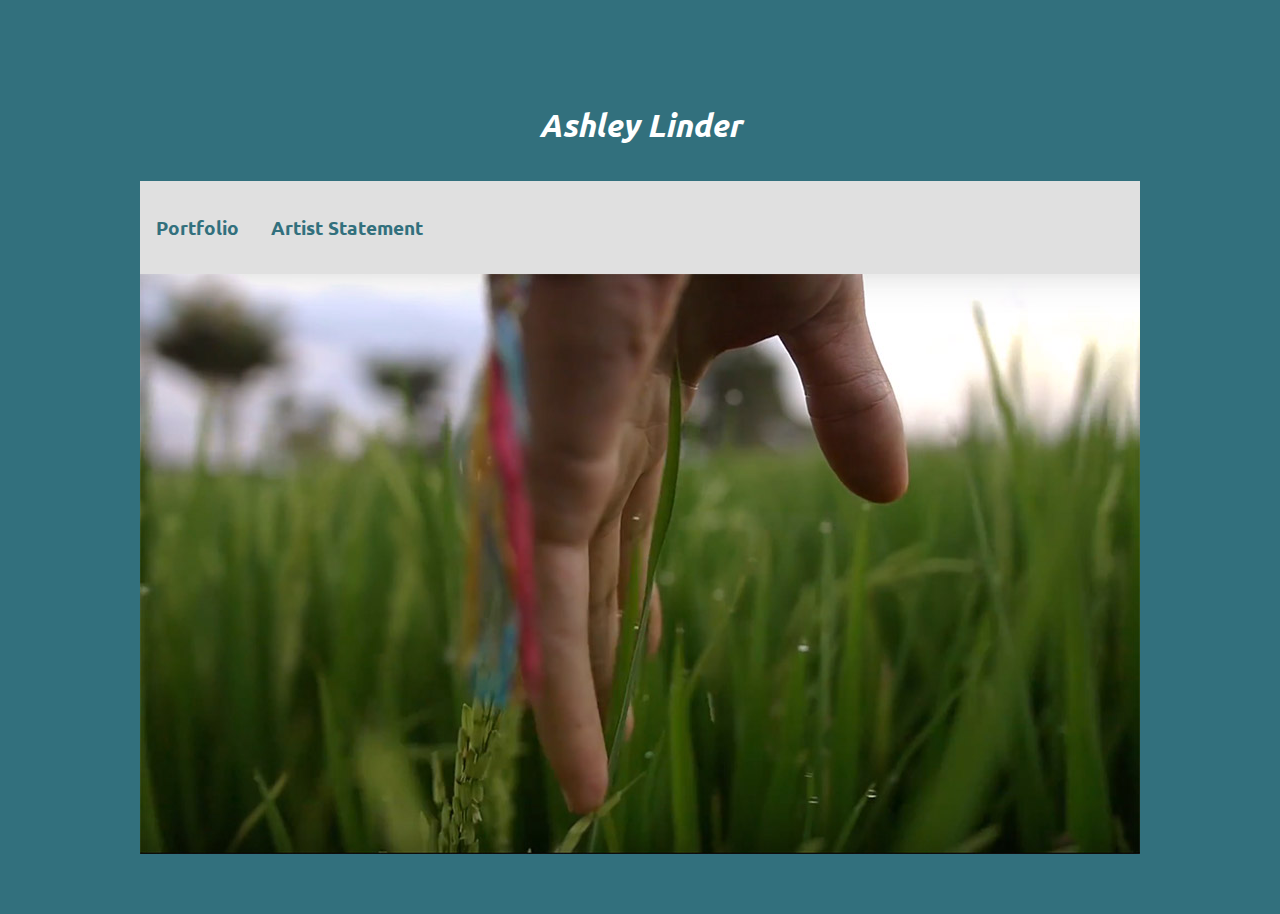
<file: index.html>
<!DOCTYPE html>
<html>

<head>
  <style>
  </style>
  <meta charset="utf-8">
  <title>(ashley m linder)</title>
  <link rel="stylesheet" type="text/css" href="main.css">
</head>

<body>
  <header>
    <a href="index.html">
      <h1><i>Ashley Linder</i></h1>
    </a>
    <div class="header">
  <ul>
    <li><h3><a href="portfolio.html">Portfolio</a></h3></li>
    <li><h3><a href="statement.html">Artist Statement</a></h3></li>  </ul>
</div>
  </header>
  <img src="images/transmissions.jpg">

</body>

</html>
</file>
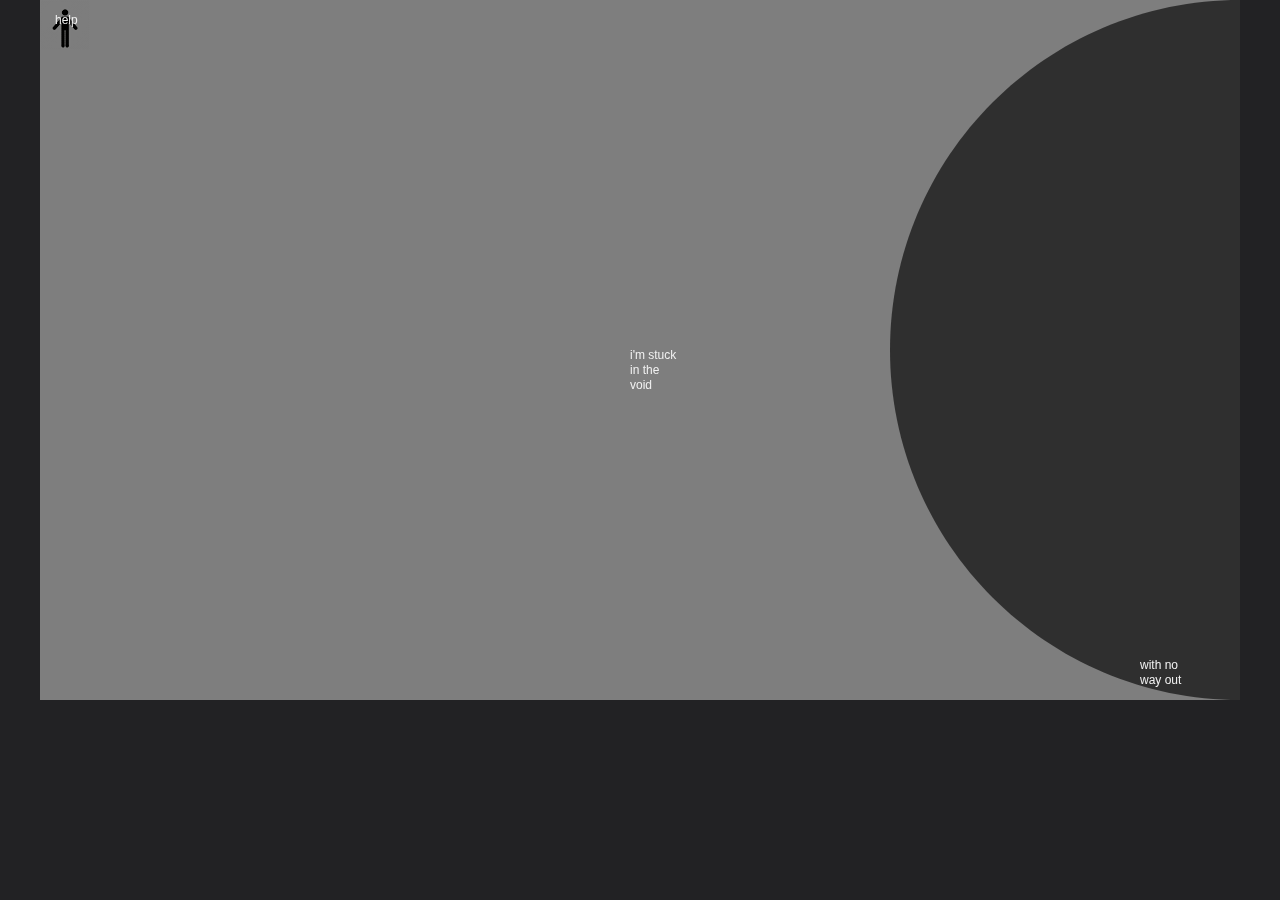
<file: CodeArt/index.html>
<!DOCTYPE html><html><head>
    <script src="p5.min.js"></script>
    <script src="p5.dom.min.js"></script>
    <script src="p5.sound.min.js"></script>
    <link rel="stylesheet" type="text/css" href="style.css">
    <meta charset="utf-8">

  </head>
  <body>
    <script src="sketch.js"></script>
  

</body></html>
</file>
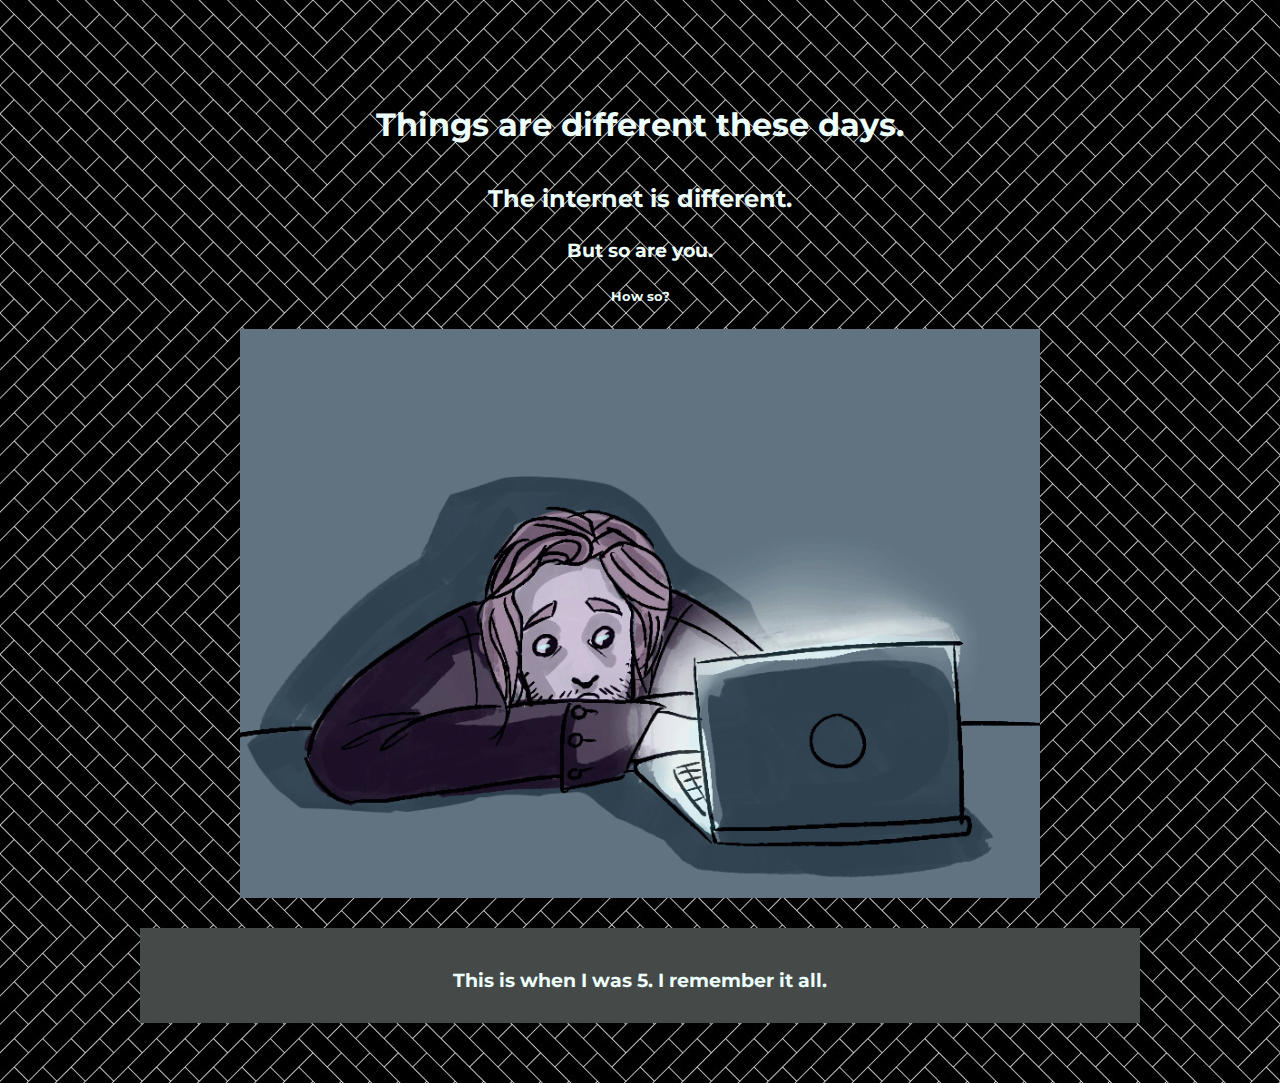
<file: MemoryArt/index.html>
<!DOCTYPE html>
<html>

<head>
  <style>
  </style>
  <meta charset="utf-8">
  <title>(these are your memories)</title>
  <link rel="stylesheet" type="text/css" href="main.css">
</head>

<body background="images/background.jpg">
  <header>
      <h1>Things are different these days.</h1>
      <h2> The internet is different. </h2>
      <h3> But so are you.</h3>
      <h5> How so?</h5>
      <img src="images/computer.gif" width="800">
      <div class="portfolio-item">
    <h3><a href="wheniwas5.html">This is when I was 5. I remember it all.</a> </h3>
  </div>
  </header>
</body>

</html>
</file>
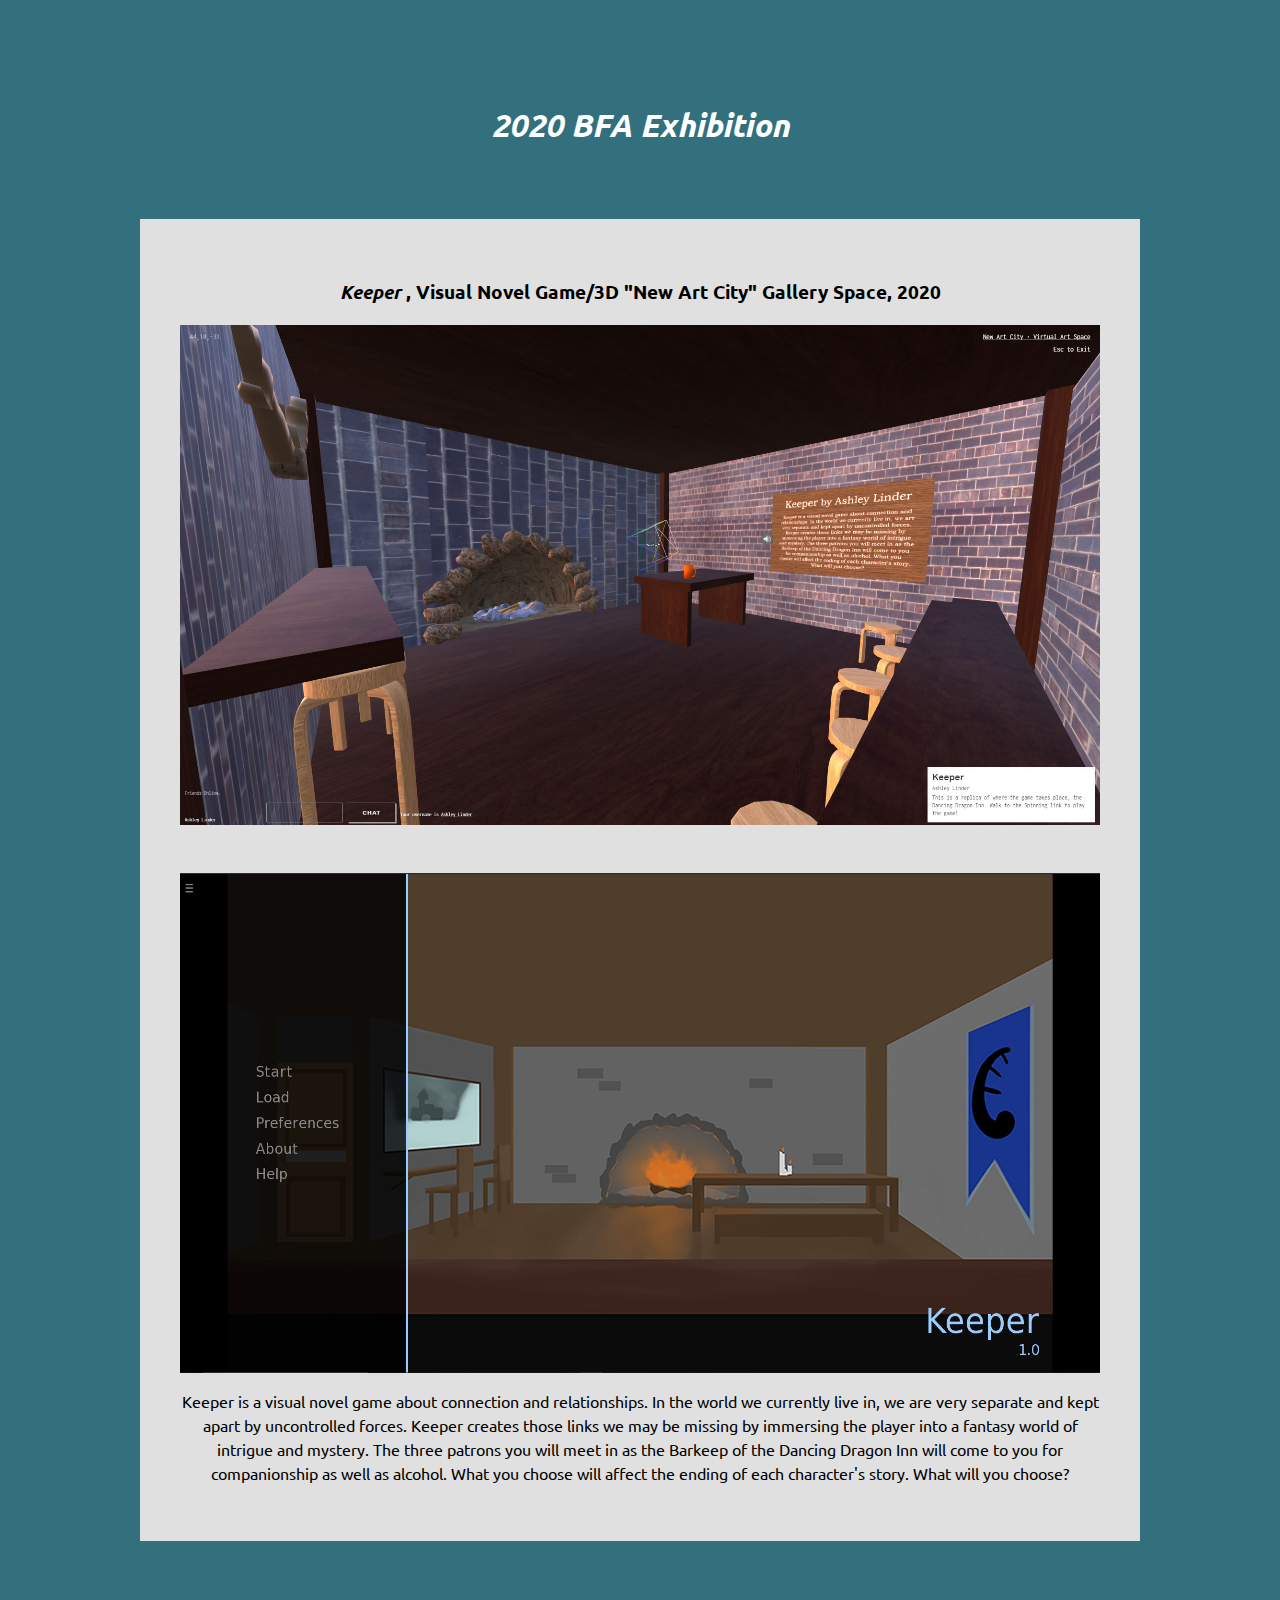
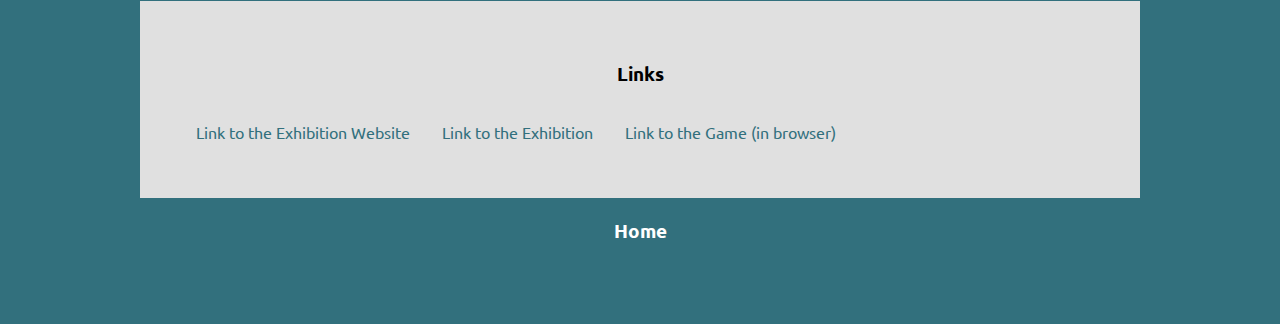
<file: bfa.html>
<!DOCTYPE html>
<html>

<head>
  <style>
  </style>
  <meta charset="utf-8">
  <title>(ashley m linder)</title>
  <link rel="stylesheet" type="text/css" href="main.css">
</head>

<body>
  <header>
    <h1><i>2020 BFA Exhibition</i></a></h1>
    <div class="portfolio-item">
      <h3><i> Keeper </i>, Visual Novel Game/3D "New Art City" Gallery Space, 2020 </h3>
      <img src="images/keeperRoom.jpg" width="920" height="500">
      <br></br>
      <img src="images/keepergame.jpg" width="920" height="500">

      <p>Keeper is a visual novel game about connection and relationships. In the world we currently live in, we are very separate and kept apart by uncontrolled forces.
       Keeper creates those links we may be missing by immersing the player into a fantasy world of intrigue and mystery. The three patrons you will meet in as the Barkeep
       of the Dancing Dragon Inn will come to you for companionship as well as alcohol. What you choose will affect the ending of each character's story. What will you choose? </p>
    </div>
    <div class="portfolio-item">
      <h3> Links </h3>
  <ul>
      <li><a href="https://dreamscape.cadre.sjsu.edu/">Link to the Exhibition Website</a></li>
      <li><a href="https://newart.city/show/sjsu-bfa">Link to the Exhibition</a></li>
      <li><a href="https://youseemeashie.itch.io/keepergame">Link to the Game (in browser) </a></li>

</ul>


    </div>
    <a href="index.html">
      <h3>Home</h3>
    </a>
  </header>
</body>

</html>
</file>
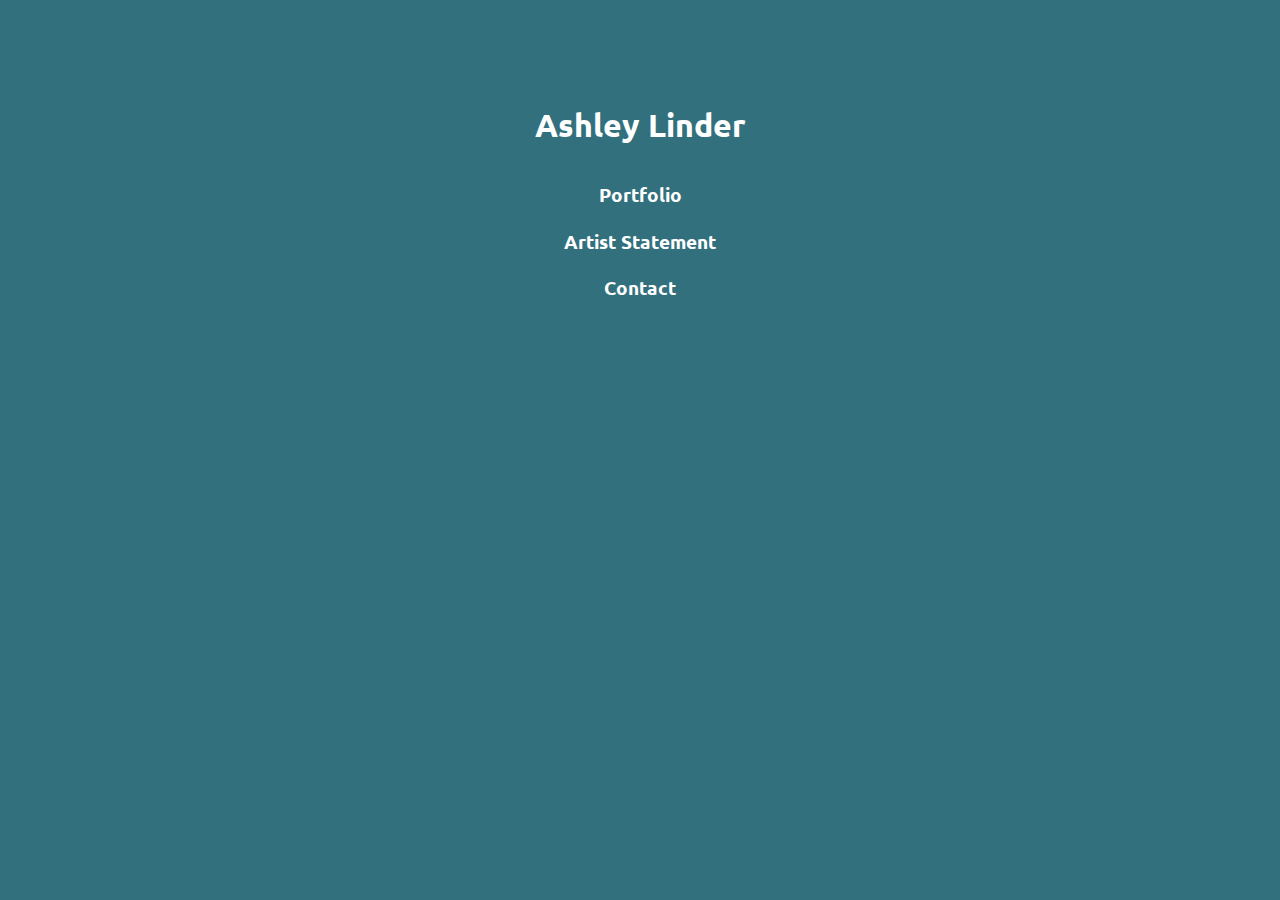
<file: contact.html>
<!DOCTYPE html>
<html>

  <head>
    <meta charset="utf-8">
    <title>(ashley m linder)</title>
    <link rel="stylesheet" type="text/css" href="main.css">
  </head>
  <body>
    <header>
      <a href="index.html"><h1>Ashley Linder</h1></a>
      <h3><a href="portfolio.html">Portfolio</a></h3>
      <h3><a href="statement.html">Artist Statement</a></h3>
      <h3><a href="contact.html">Contact</a></h3>
    </header>
  </body>

</html>
</file>
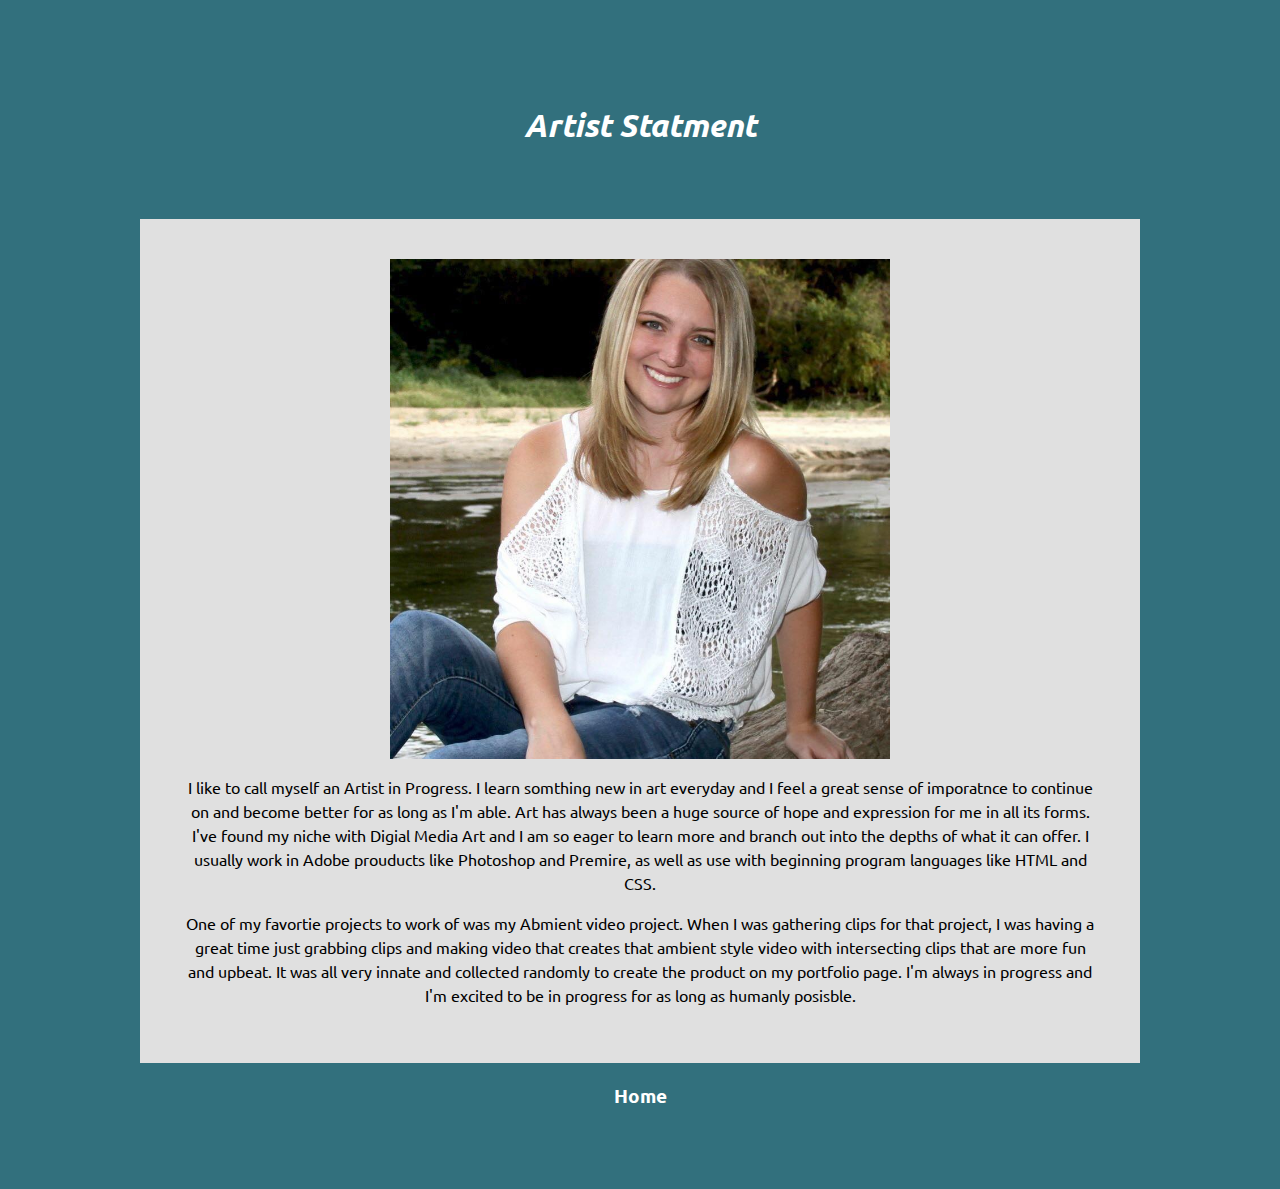
<file: statement.html>
<!DOCTYPE html>
<html>

  <head>
    <style>
    </style>
    <meta charset="utf-8">
    <title>(ashley m linder)</title>
    <link rel="stylesheet" type="text/css" href="main.css">
  </head>
  <body>
    <header>
      <h1><i>Artist Statment</i></a></h1>
      <div class="portfolio-item">
        <img src="images/Me.jpg" width="500" height="500">
        <p> I like to call myself an Artist in Progress. I learn somthing new in art everyday and I feel a great sense of imporatnce to continue
          on and become better for as long as I'm able. Art has always been a huge source of hope and expression for me in all its forms. I've found
          my niche with Digial Media Art and I am so eager to learn more and branch out into the depths of what it can offer. I usually work in Adobe
          prouducts like Photoshop and Premire, as well as use with beginning program languages like HTML and CSS. </p>
          <p> One of my favortie projects to work of was my Abmient video project. When I was gathering clips for that project, I was having a great time
            just grabbing clips and making video that creates that ambient style video with intersecting clips that are more fun and upbeat. It was all very
            innate and collected randomly to create the product on my portfolio page. I'm always in progress and I'm
            excited to be in progress for as long as humanly posisble. </p>
        </div>
        <a href="index.html"><h3>Home</h3></a>
    </header>
  </body>

</html>
</file>
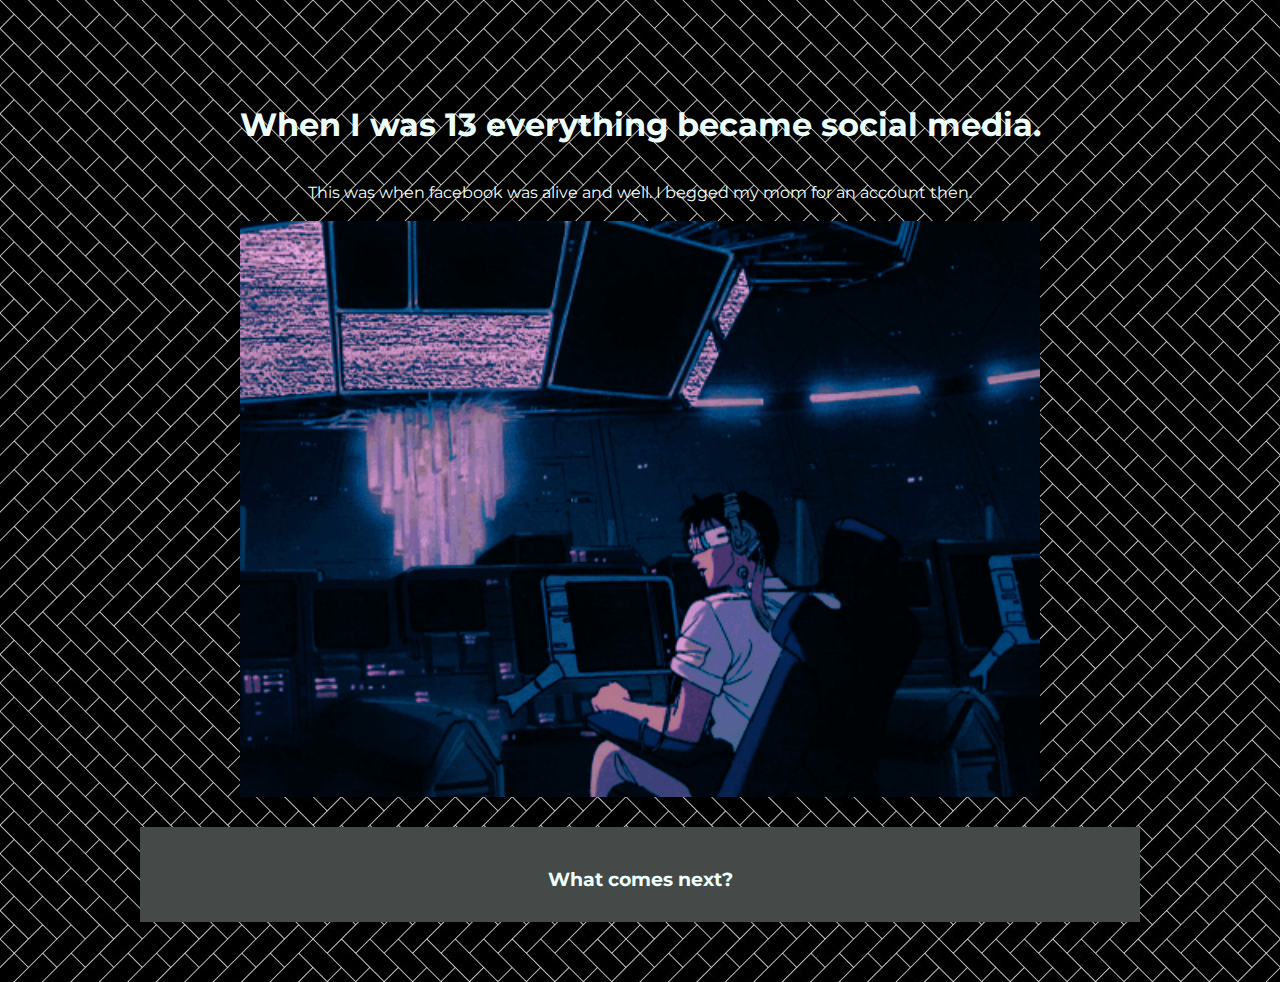
<file: MemoryArt/wheniwas13.html>
<!DOCTYPE html>
<html>

<head>
  <style>
  </style>
  <meta charset="utf-8">
  <title>(these are your memories)</title>
  <link rel="stylesheet" type="text/css" href="main.css">
</head>

<body background="images/background.jpg">
  <header>
      <h1>When I was 13 everything became social media.</h1>
      <p> This was when facebook was alive and well. I begged my mom for an account then.</p>
      <img src="images/puter.gif" width="800">
      <div class="portfolio-item">
        <h3><a href="whatcomesnext.html"> What comes next?</h3>
      </div>
      </header>
</body>

</html>
</file>
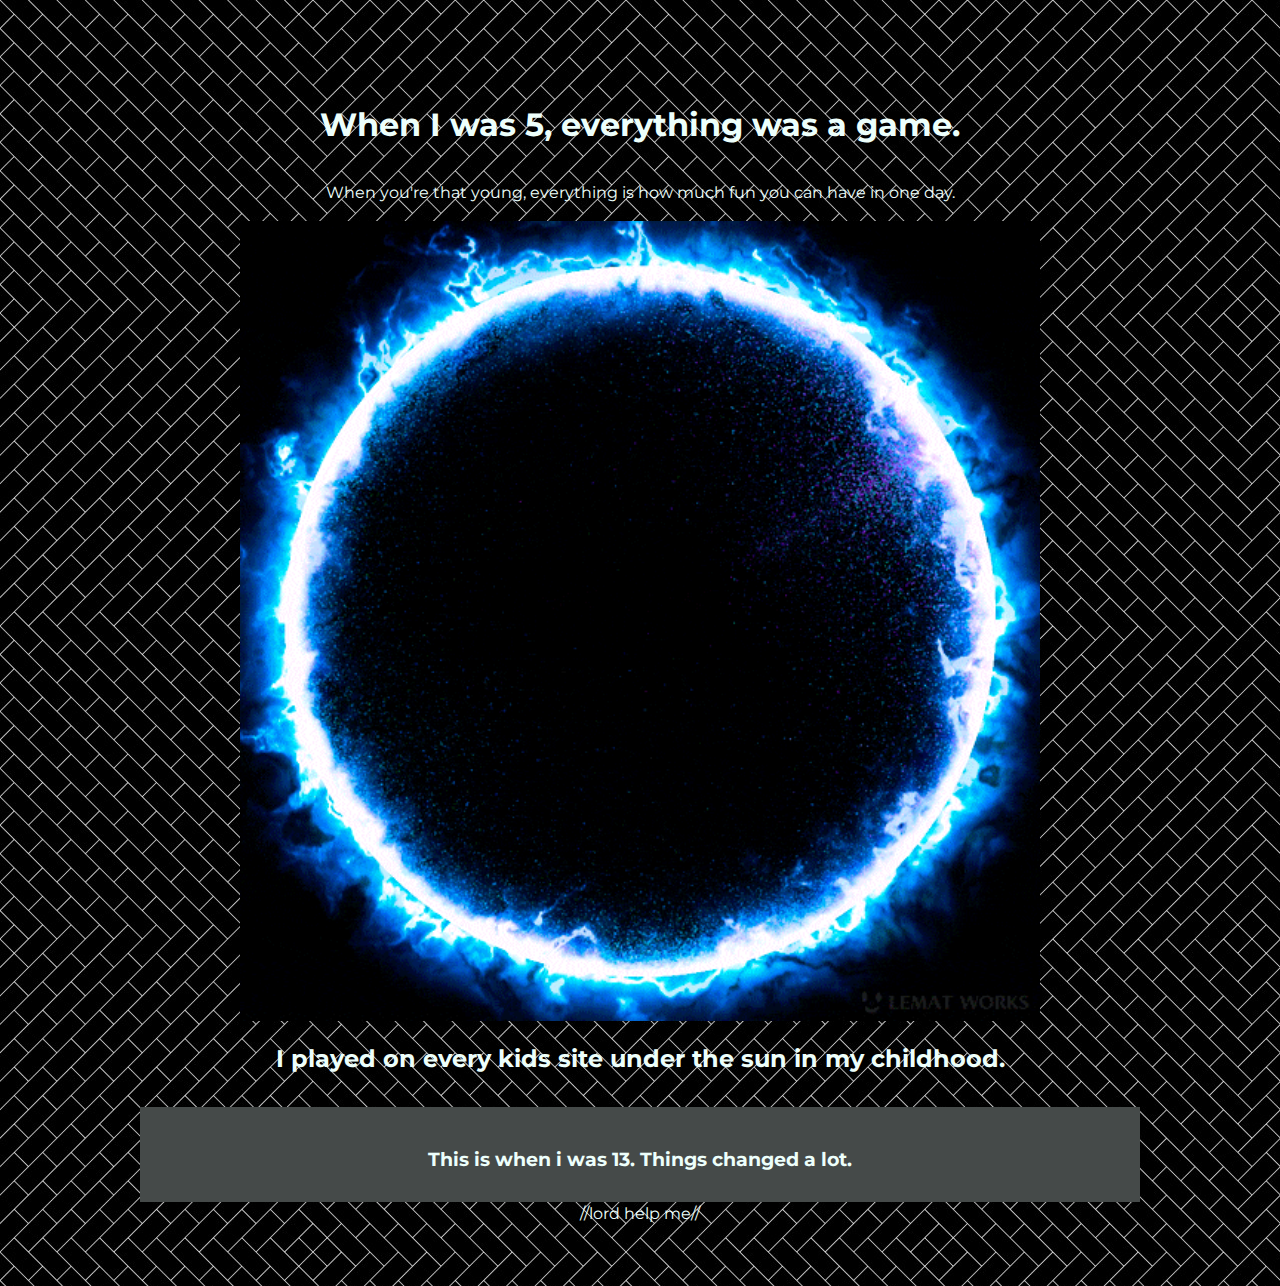
<file: MemoryArt/wheniwas5.html>
<!DOCTYPE html>
<html>

<head>
  <style>
  </style>
  <meta charset="utf-8">
  <title>(these are your memories)</title>
  <link rel="stylesheet" type="text/css" href="main.css">
</head>

<body background="images/background.jpg">
  <header>
      <h1>When I was 5, everything was a game.</h1>
        <p> When you're that young, everything is how much fun you can have in one day.</p>
      <img src="images/ring.gif" width="800">
      <h2> I played on every kids site under the sun in my childhood.</h2>
      <div class="portfolio-item">
    <h3><a href="wheniwas13.html"> This is when i was 13. Things changed a lot. </a> </h3>
  </div>
  </header>
</body>
//lord help me//
</html>
</file>
<file: main.css>
@import url('https://fonts.googleapis.com/css?family=Ubuntu');

body {
  margin: 30px auto;
  max-width: 1000px;
  font-family: 'Ubuntu', sans-serif;
  line-height: 1.5;
  padding: 30px 20px;
  text-align: center;
  color: black;
  background-color:#32707D;
}

h1 {
  padding: 20px 0px 10px 0px;
  text-align: center;
  color: white;

}

a {
  color:white;
  text-decoration: none;
}

/* Centers images */
img {
  display: block;
  margin: 0px auto;
}

/* When you put a period in front of a CSS declaration, it indicates you are
creating a new class. We can apply this to div elements to create different
portfolio entries */
.portfolio-item {
  margin-top: 60px;
  padding: 40px;
  background-color:#E0E0E0;
  text-decoration:black;
  font-family: 'Ubuntu', sans-serif;

}
ul {
  list-style-type: none;
  margin: 0;
  padding: 0;
  overflow: hidden;
  background-color:#E0E0E0 ;
}

li {
  float: left;
}

li a {
  display: block;
  color:#32707D;
  text-align: center;
  padding: 14px 16px;
  text-decoration: none;
}

/* Change the link color to #111 (black) on hover */
li a:hover {
  background-color: #111;
}
.row {
  display: flex;
}

.column {
  flex: 33.33%;
  padding: 5px;
}
</file>
<file: CodeArt/style.css>
html, body {
  align-items: center;
  max-width: 1200px;
  max-height: 700px;
  margin: auto;
  background-color: #222224; 

}
canvas {
  display: block;
}
</file>
<file: MemoryArt/main.css>
@import url('https://fonts.googleapis.com/css?family=Montserrat');

body {
  margin: 30px auto;
  max-width: 1000px;
  font-family: 'Montserrat', sans-serif;
  line-height: 1.5;
  padding: 30px 20px;
  text-align: center;
  align-content: center;
  color: #EDFFFB;
  background-color: #262928;
}

h1 {
  padding: 20px 0px 10px 0px;
}

a {
  color: #EDFFFB;
  text-decoration: none;
}

/* Centers images */
img {
  display: block;
  margin: 0px auto;
}

/* When you put a period in front of a CSS declaration, it indicates you are
creating a new class. We can apply this to div elements to create different
portfolio entries */
.portfolio-item {
  margin-top: 30px;
  padding: 20px 0px 10px 0px;
  background-color: #454A49;
  text-decoration:#EDFFFB;

}
</file>
